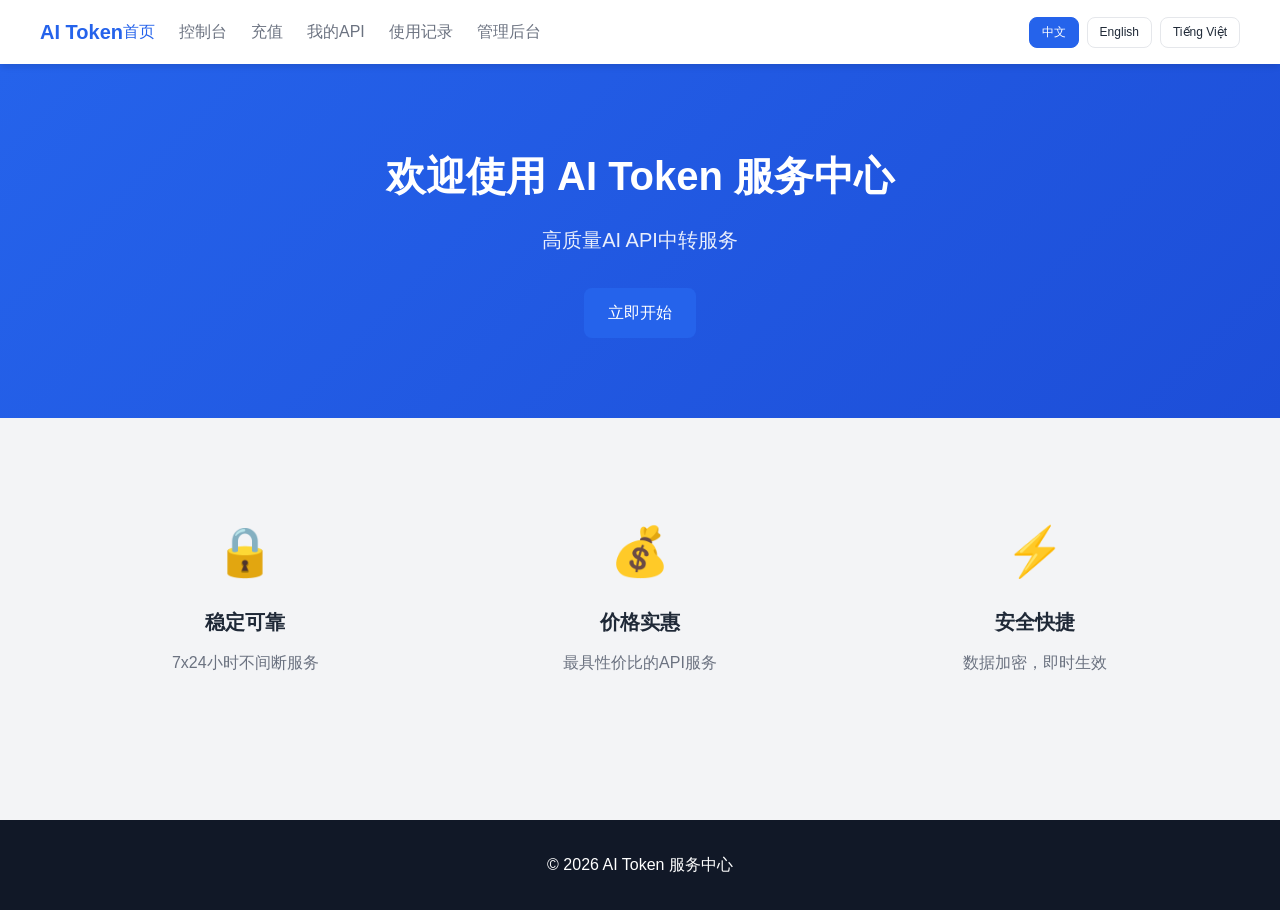
<file: index.html>
<!DOCTYPE html>
<html lang="zh">
<head>
    <meta charset="UTF-8">
    <meta name="viewport" content="width=device-width, initial-scale=1.0">
    <title>AI Token 服务中心</title>
    <link rel="stylesheet" href="style.css">
</head>
<body>
    <!-- 导航栏 -->
    <nav class="navbar">
        <div class="navbar-content">
            <a href="#" class="navbar-brand">AI Token</a>
            <ul class="navbar-menu">
                <li><a href="#" data-page="home" class="active" data-i18n="nav_home">首页</a></li>
                <li><a href="#" data-page="dashboard" data-i18n="nav_dashboard">控制台</a></li>
                <li><a href="#" data-page="recharge" data-i18n="nav_recharge">充值</a></li>
                <li><a href="#" data-page="api" data-i18n="nav_api">我的API</a></li>
                <li><a href="#" data-page="history" data-i18n="nav_history">使用记录</a></li>
                <li><a href="#" data-page="admin" data-i18n="nav_admin">管理后台</a></li>
            </ul>
            <!-- 语言切换 -->
            <div class="lang-switcher">
                <button class="lang-btn active" data-lang="zh">中文</button>
                <button class="lang-btn" data-lang="en">English</button>
                <button class="lang-btn" data-lang="vi">Tiếng Việt</button>
            </div>
        </div>
    </nav>

    <!-- 主内容区域 -->
    <main id="app">
        <!-- 首页 -->
        <div id="page-home" class="page active">
            <div class="hero">
                <h1 class="hero-title" data-i18n="home_title">欢迎使用 AI Token 服务中心</h1>
                <p class="hero-subtitle" data-i18n="home_subtitle">高质量AI API中转服务</p>
                <a href="#" class="btn btn-primary" onclick="showPage('register')" data-i18n="get_started">立即开始</a>
            </div>
            <div class="features">
                <div class="feature-card">
                    <div class="feature-icon">🔒</div>
                    <h3 class="feature-title" data-i18n="home_feature1_title">稳定可靠</h3>
                    <p class="feature-desc" data-i18n="home_feature1_desc">7x24小时不间断服务</p>
                </div>
                <div class="feature-card">
                    <div class="feature-icon">💰</div>
                    <h3 class="feature-title" data-i18n="home_feature2_title">价格实惠</h3>
                    <p class="feature-desc" data-i18n="home_feature2_desc">最具性价比的API服务</p>
                </div>
                <div class="feature-card">
                    <div class="feature-icon">⚡</div>
                    <h3 class="feature-title" data-i18n="home_feature3_title">安全快捷</h3>
                    <p class="feature-desc" data-i18n="home_feature3_desc">数据加密，即时生效</p>
                </div>
            </div>
        </div>

        <!-- 登录页面 -->
        <div id="page-login" class="page" style="display:none;">
            <div class="auth-container">
                <div class="auth-card">
                    <h2 class="auth-title" data-i18n="login_title">用户登录</h2>
                    <form id="loginForm">
                        <div class="form-group">
                            <label class="form-label" data-i18n="email">邮箱</label>
                            <input type="email" class="form-input" id="loginEmail" required>
                        </div>
                        <div class="form-group">
                            <label class="form-label" data-i18n="password">密码</label>
                            <input type="password" class="form-input" id="loginPassword" required>
                        </div>
                        <button type="submit" class="btn btn-primary btn-block" data-i18n="login_button">登录</button>
                    </form>
                    <p class="auth-link">
                        <span data-i18n="no_account">没有账号？</span>
                        <a href="#" onclick="showPage('register')" data-i18n="go_register">立即注册</a>
                    </p>
                </div>
            </div>
        </div>

        <!-- 注册页面 -->
        <div id="page-register" class="page" style="display:none;">
            <div class="auth-container">
                <div class="auth-card">
                    <h2 class="auth-title" data-i18n="register_title">用户注册</h2>
                    <form id="registerForm">
                        <div class="form-group">
                            <label class="form-label" data-i18n="username">用户名</label>
                            <input type="text" class="form-input" id="regUsername" required>
                        </div>
                        <div class="form-group">
                            <label class="form-label" data-i18n="email">邮箱</label>
                            <input type="email" class="form-input" id="regEmail" required>
                        </div>
                        <div class="form-group">
                            <label class="form-label" data-i18n="password">密码</label>
                            <input type="password" class="form-input" id="regPassword" required minlength="6">
                        </div>
                        <div class="form-group">
                            <label class="form-label" data-i18n="confirm_password">确认密码</label>
                            <input type="password" class="form-input" id="regConfirmPassword" required>
                        </div>
                        <button type="submit" class="btn btn-primary btn-block" data-i18n="register_button">注册</button>
                    </form>
                    <p class="auth-link">
                        <span data-i18n="has_account">已有账号？</span>
                        <a href="#" onclick="showPage('login')" data-i18n="go_login">立即登录</a>
                    </p>
                </div>
            </div>
        </div>

        <!-- 控制台页面 -->
        <div id="page-dashboard" class="page" style="display:none;">
            <div class="container">
                <h2 class="card-header" data-i18n="dashboard_title">我的控制台</h2>
                <div class="stats-grid">
                    <div class="stat-card">
                        <div class="stat-value" id="balanceValue">0</div>
                        <div class="stat-label"><span data-i18n="balance">账户余额</span> (<span data-i18n="unit_yuan">元</span>)</div>
                    </div>
                    <div class="stat-card">
                        <div class="stat-value" id="todayUsage">0</div>
                        <div class="stat-label"><span data-i18n="today_usage">今日使用量</span></div>
                    </div>
                    <div class="stat-card">
                        <div class="stat-value" id="monthUsage">0</div>
                        <div class="stat-label"><span data-i18n="month_usage">本月使用量</span></div>
                    </div>
                    <div class="stat-card">
                        <div class="stat-value" id="totalUsage">0</div>
                        <div class="stat-label"><span data-i18n="total_usage">总使用量</span></div>
                    </div>
                </div>

                <!-- 分配的API Key -->
                <div class="card">
                    <h3 style="margin-bottom: 16px;">我的 API Key</h3>
                    <div id="assignedApiKeyDisplay">
                        <p style="color:var(--text-secondary);">暂未分配API Key，请联系管理员</p>
                    </div>
                </div>
            </div>
        </div>

        <!-- 充值页面 -->
        <div id="page-recharge" class="page" style="display:none;">
            <div class="container">
                <h2 class="card-header" data-i18n="recharge_title">账户充值</h2>
                <div class="card">
                    <h3 style="margin-bottom: 16px;" data-i18n="recharge_amount">充值金额</h3>
                    <div class="recharge-options">
                        <div class="recharge-option" data-amount="10">
                            <div class="recharge-amount">¥10</div>
                            <div class="recharge-unit" data-i18n="unit_yuan">元</div>
                        </div>
                        <div class="recharge-option selected" data-amount="50">
                            <div class="recharge-amount">¥50</div>
                            <div class="recharge-unit" data-i18n="unit_yuan">元</div>
                        </div>
                        <div class="recharge-option" data-amount="100">
                            <div class="recharge-amount">¥100</div>
                            <div class="recharge-unit" data-i18n="unit_yuan">元</div>
                        </div>
                    </div>
                    <!-- 当前选中金额提示 -->
                    <div id="selectedAmountDisplay" style="text-align:center;padding:12px;background:#f0f9ff;border-radius:8px;margin-bottom:16px;font-size:18px;color:#0369a1;">
                        <span data-i18n="recharge_selected">已选择金额：</span><strong id="selectedAmountText">¥50</strong>
                    </div>

                    <h3 style="margin-bottom: 16px;" data-i18n="recharge_info">请将金额转入以下账户</h3>

                    <!-- 银行卡信息 + 二维码并排显示 -->
                    <div class="payment-layout">
                        <div class="payment-info">
                            <div class="payment-info-row">
                                <span class="payment-info-label" data-i18n="recharge_bank_name">银行名称</span>
                                <span class="payment-info-value" id="bankName">工商银行</span>
                            </div>
                            <div class="payment-info-row">
                                <span class="payment-info-label" data-i18n="recharge_account">银行卡号</span>
                                <span class="payment-info-value" id="bankAccount">6222 0000 0000 0000</span>
                            </div>
                            <div class="payment-info-row">
                                <span class="payment-info-label" data-i18n="recharge_account_name">账户姓名</span>
                                <span class="payment-info-value" id="accountName">黄刚</span>
                            </div>
                            <div class="payment-info-row">
                                <span class="payment-info-label">SWIFT Code</span>
                                <span class="payment-info-value" id="swiftCode">ICBKCNBJFSN</span>
                            </div>
                            <div class="payment-info-row">
                                <span class="payment-info-label" data-i18n="recharge_branch">开户支行</span>
                                <span class="payment-info-value" id="bankBranch">请咨询银行</span>
                            </div>
                        </div>

                        <!-- 银行卡收款二维码 -->
                        <div class="payment-qr-section">
                            <div class="qr-label" data-i18n="recharge_qr_label">扫码支付</div>
                            <div class="qr-code-box" id="bankQRCode">
                                <!-- 二维码将通过 JS 动态生成 -->
                            </div>
                            <div class="qr-hint" data-i18n="recharge_qr_hint">打开银行APP扫码支付</div>
                        </div>
                    </div>

                    <div class="form-group">
                        <label class="form-label" data-i18n="recharge_upload">上传转账凭证</label>
                        <div class="file-upload" onclick="document.getElementById('proofFile').click()">
                            <div class="file-upload-icon">📁</div>
                            <p data-i18n="recharge_upload">点击上传文件</p>
                            <input type="file" id="proofFile" accept="image/*" style="display:none;">
                        </div>
                        <p id="fileName" style="margin-top: 8px; color: var(--text-secondary);"></p>
                    </div>

                    <button class="btn btn-primary btn-block" onclick="submitRecharge()" data-i18n="recharge_submit">提交充值申请</button>
                </div>
            </div>
        </div>

        <!-- API管理页面 -->
        <div id="page-api" class="page" style="display:none;">
            <div class="container">
                <h2 class="card-header" data-i18n="api_title">我的API密钥</h2>
                <div class="alert alert-warning">
                    <span data-i18n="api_warning">请妥善保管你的API密钥，不要泄露给他人</span>
                </div>
                <button class="btn btn-primary" onclick="createApiKey()" style="margin-bottom: 20px;" data-i18n="api_create">创建新密钥</button>
                <div class="api-list" id="apiKeyList">
                    <!-- API密钥将在这里动态生成 -->
                </div>
            </div>
        </div>

        <!-- 使用记录页面 -->
        <div id="page-history" class="page" style="display:none;">
            <div class="container">
                <h2 class="card-header" data-i18n="history_title">使用记录</h2>
                <!-- 余额预警提示 -->
                <div id="balanceWarning" class="alert alert-danger" style="display:none;">
                    <span data-i18n="msg_balance_warning">余额不足，请及时充值</span>
                </div>
                <!-- 余额显示 -->
                <div class="card" style="margin-bottom:16px;">
                    <div style="display:flex;justify-content:space-between;align-items:center;">
                        <span style="font-size:16px;" data-i18n="balance">账户余额</span>
                        <span id="historyBalance" style="font-size:24px;font-weight:bold;color:var(--primary-color);">¥0</span>
                    </div>
                </div>
                <div class="card">
                    <div class="table-container">
                        <table>
                            <thead>
                                <tr>
                                    <th data-i18n="history_date">日期</th>
                                    <th data-i18n="history_model">模型</th>
                                    <th data-i18n="history_api">API密钥</th>
                                    <th data-i18n="history_input_hit">输入(缓存命中)</th>
                                    <th data-i18n="history_input_miss">输入(缓存未命中)</th>
                                    <th data-i18n="history_output">输出</th>
                                    <th data-i18n="history_cost">费用</th>
                                </tr>
                            </thead>
                            <tbody id="historyTable">
                                <!-- 使用记录将在这里动态生成 -->
                            </tbody>
                        </table>
                    </div>
                </div>
            </div>
        </div>

        <!-- 管理后台页面 -->
        <div id="page-admin" class="page" style="display:none;">
            <div class="container">
                <h2 class="card-header" data-i18n="admin_title">管理后台</h2>
                <div class="stats-grid">
                    <div class="stat-card" style="cursor:pointer;" onclick="showCustomerDetails()" title="点击查看客户详情">
                        <div class="stat-value" id="adminUserCount">50</div>
                        <div class="stat-label" data-i18n="admin_user_count">用户总数</div>
                        <div style="font-size:12px;color:var(--text-secondary);margin-top:4px;">点击查看详细</div>
                    </div>
                    <div class="stat-card">
                        <div class="stat-value" id="adminTotalRecharge">0</div>
                        <div class="stat-label" data-i18n="admin_total_recharge">总充值金额</div>
                    </div>
                    <div class="stat-card">
                        <div class="stat-value" id="adminPendingRecharge">0</div>
                        <div class="stat-label" data-i18n="admin_pending_recharge">待确认充值</div>
                    </div>
                    <div class="stat-card">
                        <div class="stat-value" id="adminTotalUsage">0</div>
                        <div class="stat-label" data-i18n="admin_total_usage">总用量</div>
                    </div>
                </div>

                <!-- 录入用量 -->
                <div class="card">
                    <h3 style="margin-bottom: 16px;" data-i18n="admin_record_usage">录入用量</h3>
                    <div class="form-row">
                        <div class="form-group" style="flex:1;">
                            <label class="form-label" data-i18n="admin_select_user">选择客户</label>
                            <select class="form-input" id="usageUserSelect">
                                <option value="">-- 选择客户 --</option>
                            </select>
                        </div>
                        <div class="form-group" style="flex:1;">
                            <label class="form-label" data-i18n="admin_select_model">选择模型</label>
                            <select class="form-input" id="usageModelSelect">
                                <option value="v4-flash">deepseek-v4-flash</option>
                                <option value="v4-pro">deepseek-v4-pro</option>
                            </select>
                        </div>
                    </div>
                    <div class="form-row">
                        <div class="form-group" style="flex:1;">
                            <label class="form-label">API Key</label>
                            <input type="text" class="form-input" id="usageApiKey" placeholder="输入使用的API Key">
                        </div>
                    </div>
                    <div class="form-row">
                        <div class="form-group" style="flex:1;">
                            <label class="form-label" data-i18n="admin_input_cache_hit">输入Token(缓存命中)</label>
                            <input type="number" class="form-input" id="usageInputHit" value="0" min="0">
                        </div>
                        <div class="form-group" style="flex:1;">
                            <label class="form-label" data-i18n="admin_input_cache_miss">输入Token(缓存未命中)</label>
                            <input type="number" class="form-input" id="usageInputMiss" value="0" min="0">
                        </div>
                        <div class="form-group" style="flex:1;">
                            <label class="form-label" data-i18n="admin_output_tokens">输出Token</label>
                            <input type="number" class="form-input" id="usageOutput" value="0" min="0">
                        </div>
                    </div>
                    <!-- 费用预览 -->
                    <div id="usageCostPreview" style="padding:16px;background:#f0f9ff;border-radius:8px;margin-bottom:16px;display:none;">
                        <div style="display:flex;justify-content:space-between;margin-bottom:8px;">
                            <span data-i18n="history_input_hit">输入(缓存命中):</span>
                            <span id="costInputHit">0元</span>
                        </div>
                        <div style="display:flex;justify-content:space-between;margin-bottom:8px;">
                            <span data-i18n="history_input_miss">输入(缓存未命中):</span>
                            <span id="costInputMiss">0元</span>
                        </div>
                        <div style="display:flex;justify-content:space-between;margin-bottom:8px;">
                            <span data-i18n="history_output">输出:</span>
                            <span id="costOutput">0元</span>
                        </div>
                        <div style="display:flex;justify-content:space-between;font-weight:bold;border-top:1px solid #e5e7eb;padding-top:8px;">
                            <span data-i18n="history_cost">总计费用:</span>
                            <span id="costTotal" style="color:#ef4444;">0元</span>
                        </div>
                    </div>
                    <div style="display:flex;gap:12px;">
                        <button class="btn btn-secondary" onclick="calculateUsageCost()" data-i18n="admin_calculate_cost">计算费用</button>
                        <button class="btn btn-primary" onclick="submitUsageRecord()" data-i18n="admin_submit_usage">提交用量</button>
                    </div>
                </div>

                <!-- 客户管理 -->
                <div class="card">
                    <h3 style="margin-bottom: 16px;" data-i18n="admin_customer_management">客户管理</h3>
                    <div class="table-container">
                        <table>
                            <thead>
                                <tr>
                                    <th>用户</th>
                                    <th>邮箱</th>
                                    <th data-i18n="balance">余额</th>
                                    <th data-i18n="admin_total_usage">总用量</th>
                                    <th data-i18n="admin_balance_warning">余额预警阈值</th>
                                    <th>操作</th>
                                </tr>
                            </thead>
                            <tbody id="adminCustomerTable">
                                <!-- 客户列表将在这里动态生成 -->
                            </tbody>
                        </table>
                    </div>
                </div>

                <!-- API Key管理 -->
                <div class="card">
                    <h3 style="margin-bottom: 16px;">API Key 管理</h3>
                    <p style="color:var(--text-secondary);margin-bottom:16px;">添加你的 API Key，然后分配给客户使用</p>
                    
                    <!-- 添加主Key -->
                    <div style="display:flex;gap:12px;margin-bottom:16px;">
                        <input type="text" class="form-input" id="masterKeyName" placeholder="Key名称（如：主账号Key）" style="flex:1;">
                        <input type="text" class="form-input" id="masterKeyValue" placeholder="输入 API Key (sk-...)" style="flex:2;">
                        <button class="btn btn-primary" onclick="addMasterApiKey()">添加Key</button>
                    </div>
                    
                    <!-- 主Key列表 -->
                    <div class="table-container">
                        <table>
                            <thead>
                                <tr>
                                    <th>Key名称</th>
                                    <th>API Key</th>
                                    <th>状态</th>
                                    <th>已分配给</th>
                                    <th>操作</th>
                                </tr>
                            </thead>
                            <tbody id="masterKeyTable">
                                <!-- 主Key列表将在这里动态生成 -->
                            </tbody>
                        </table>
                    </div>
                </div>

                <!-- 充值管理 -->
                <div class="card">
                    <h3 style="margin-bottom: 16px;" data-i18n="admin_recharges">充值管理</h3>
                    <div class="table-container">
                        <table>
                            <thead>
                                <tr>
                                    <th>用户</th>
                                    <th data-i18n="recharge_amount">金额</th>
                                    <th>时间</th>
                                    <th>凭证</th>
                                    <th data-i18n="history_status">状态</th>
                                    <th>操作</th>
                                </tr>
                            </thead>
                            <tbody id="adminRechargeTable">
                                <!-- 充值记录将在这里动态生成 -->
                            </tbody>
                        </table>
                    </div>
                </div>

                <!-- 用量记录管理 -->
                <div class="card">
                    <h3 style="margin-bottom: 16px;">用量记录</h3>
                    <div class="table-container">
                        <table>
                            <thead>
                                <tr>
                                    <th>用户</th>
                                    <th data-i18n="history_model">模型</th>
                                    <th data-i18n="history_input_hit">输入(缓存命中)</th>
                                    <th data-i18n="history_input_miss">输入(缓存未命中)</th>
                                    <th data-i18n="history_output">输出</th>
                                    <th data-i18n="history_cost">费用</th>
                                    <th>时间</th>
                                </tr>
                            </thead>
                            <tbody id="adminUsageTable">
                                <!-- 用量记录将在这里动态生成 -->
                            </tbody>
                        </table>
                    </div>
                </div>
            </div>
        </div>
    </main>

    <!-- 页脚 -->
    <footer class="footer">
        <div class="footer-content">
            <p data-i18n="footer_copyright">© 2026 AI Token 服务中心</p>
        </div>
    </footer>

    <script src="config.js?v=18"></script>
    <script src="i18n.js?v=18"></script>
    <script src="supabase.min.js?v=18"></script>
    <script src="qrcode.min.js?v=18"></script>
    <script src="app.js?v=18"></script>
</body>
</html>
</file>
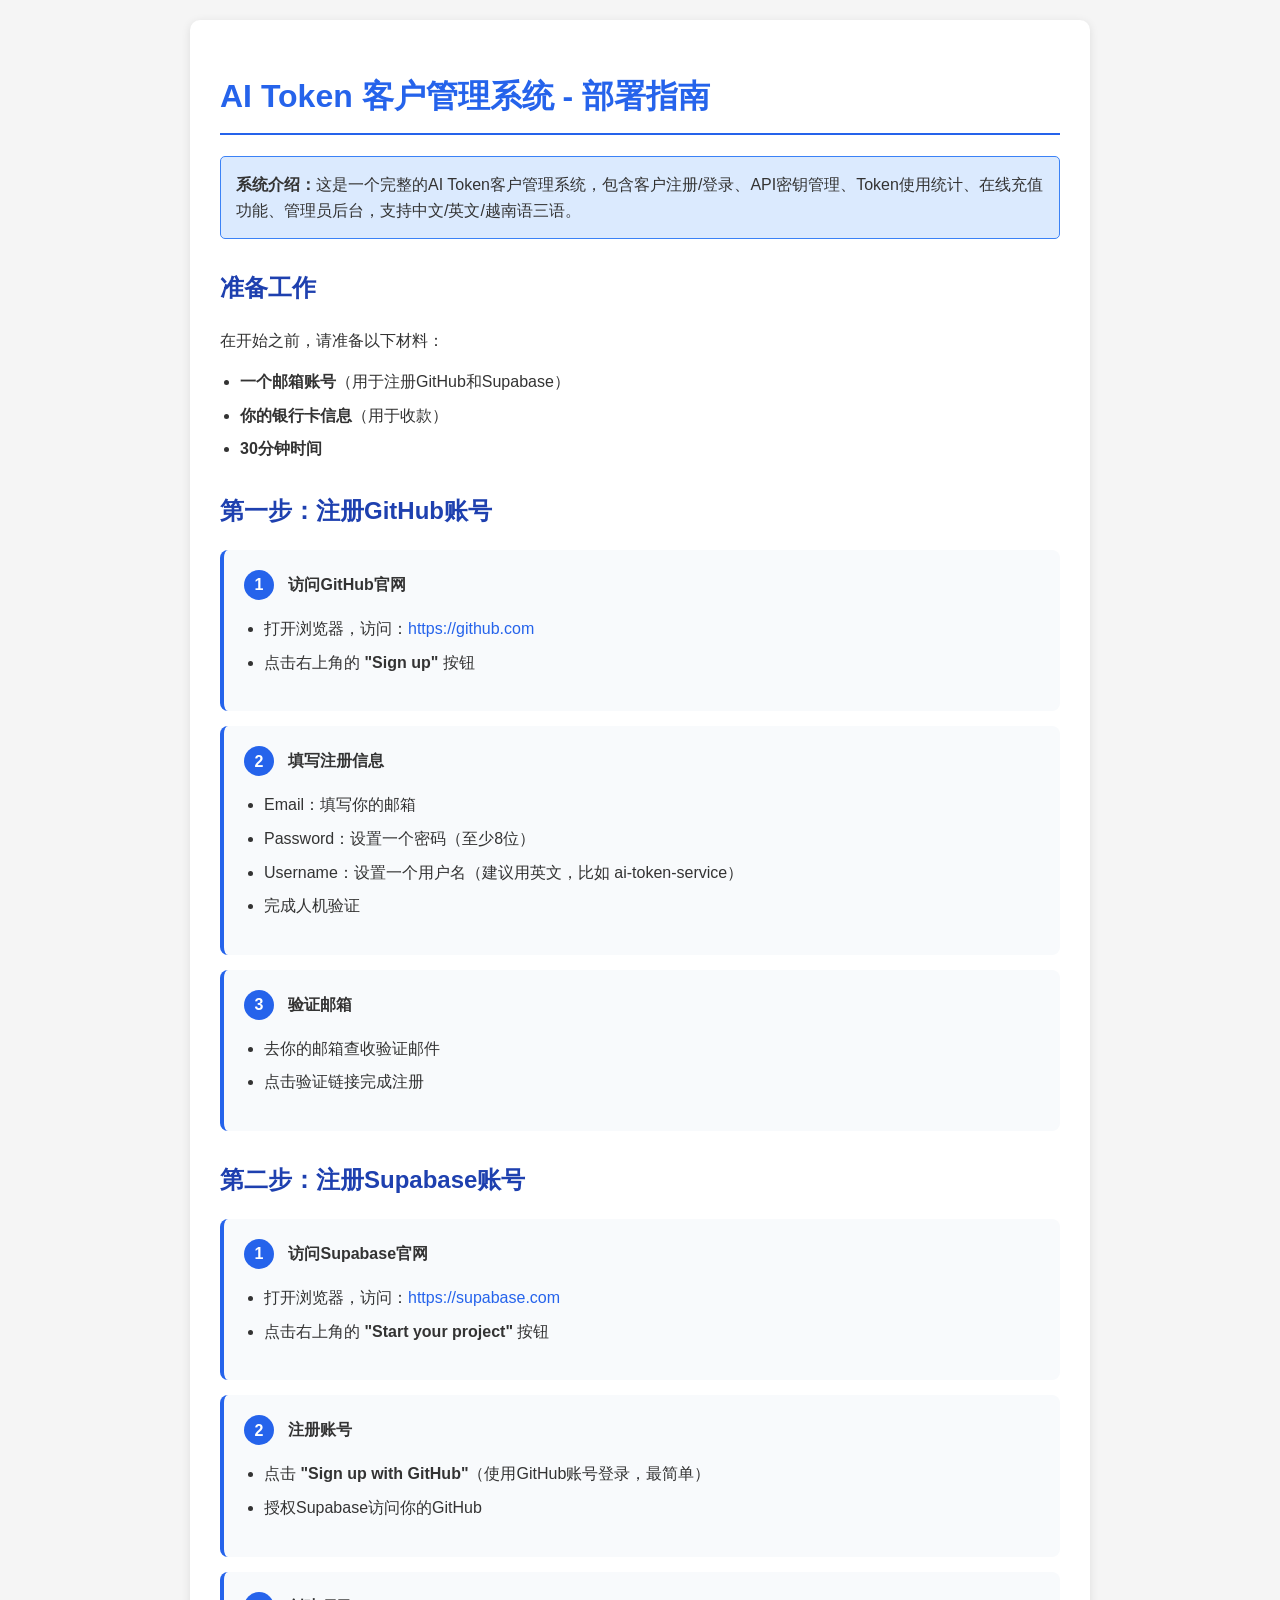
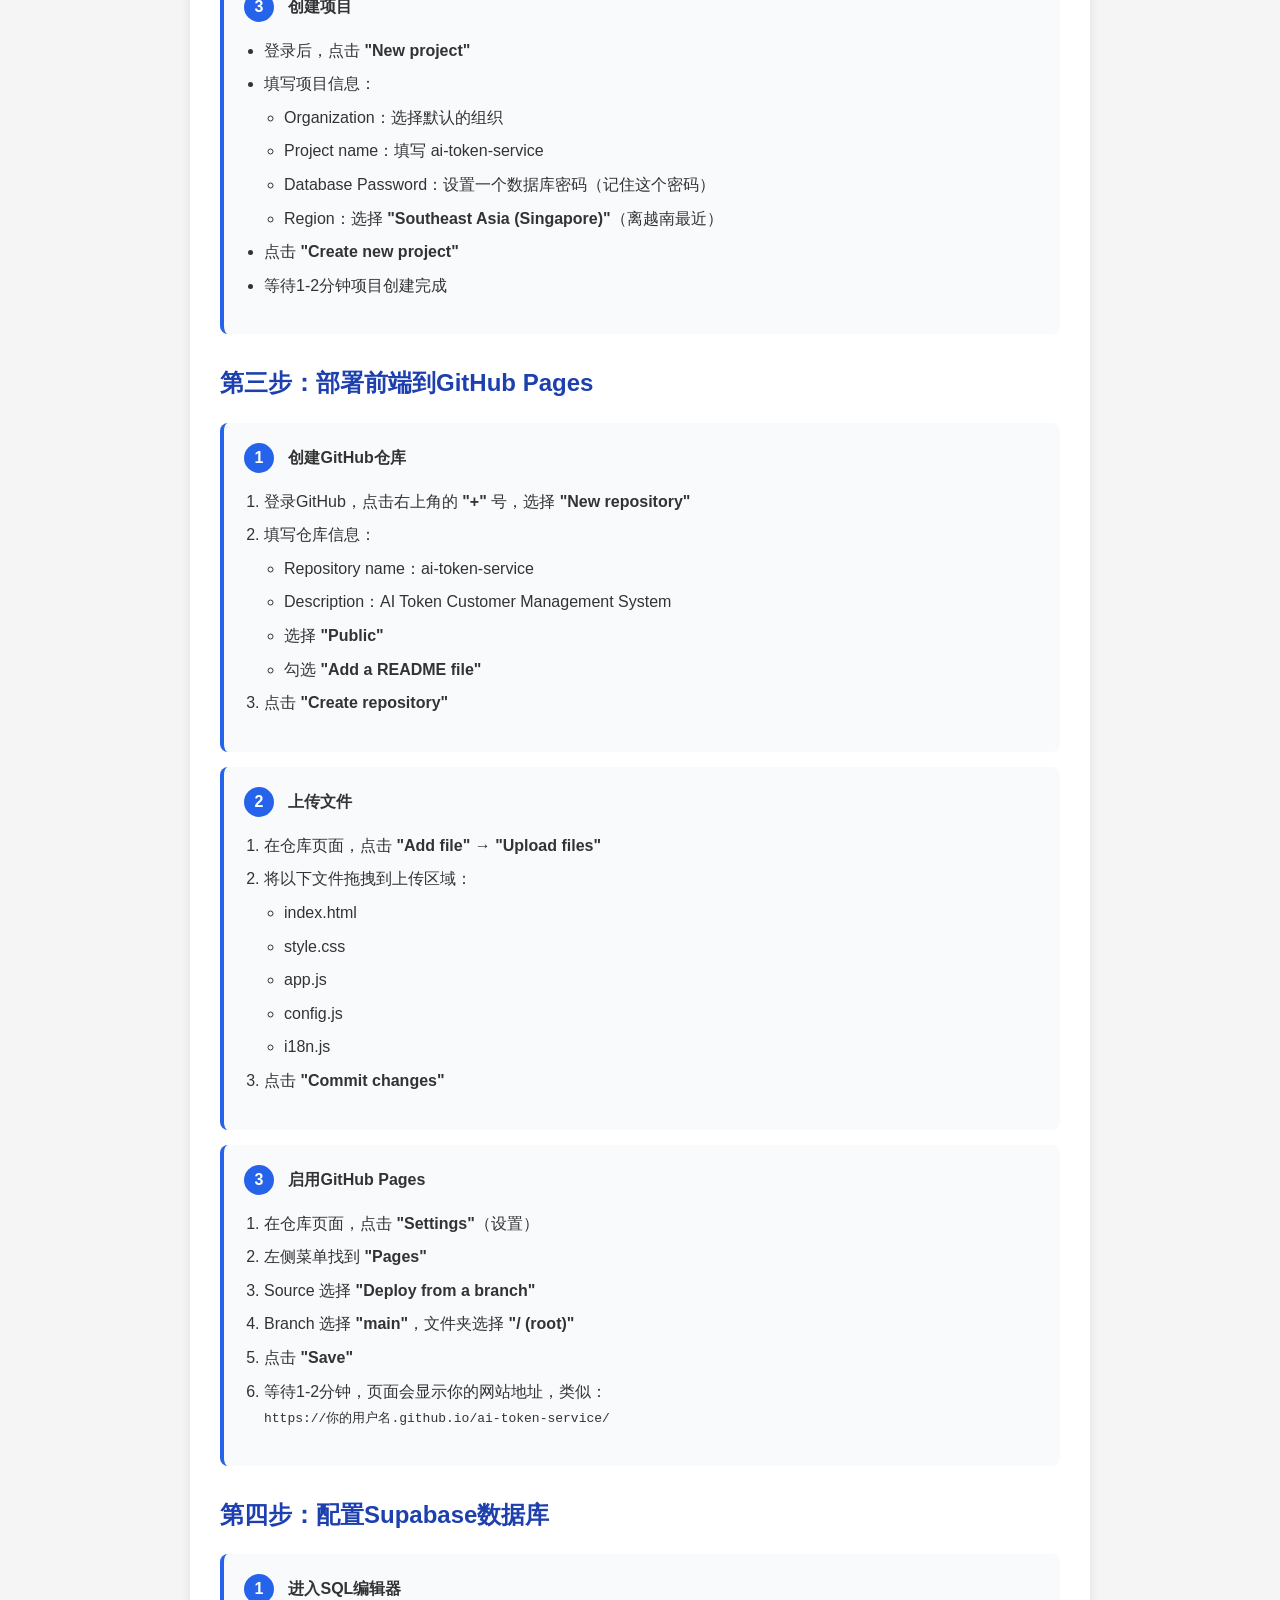
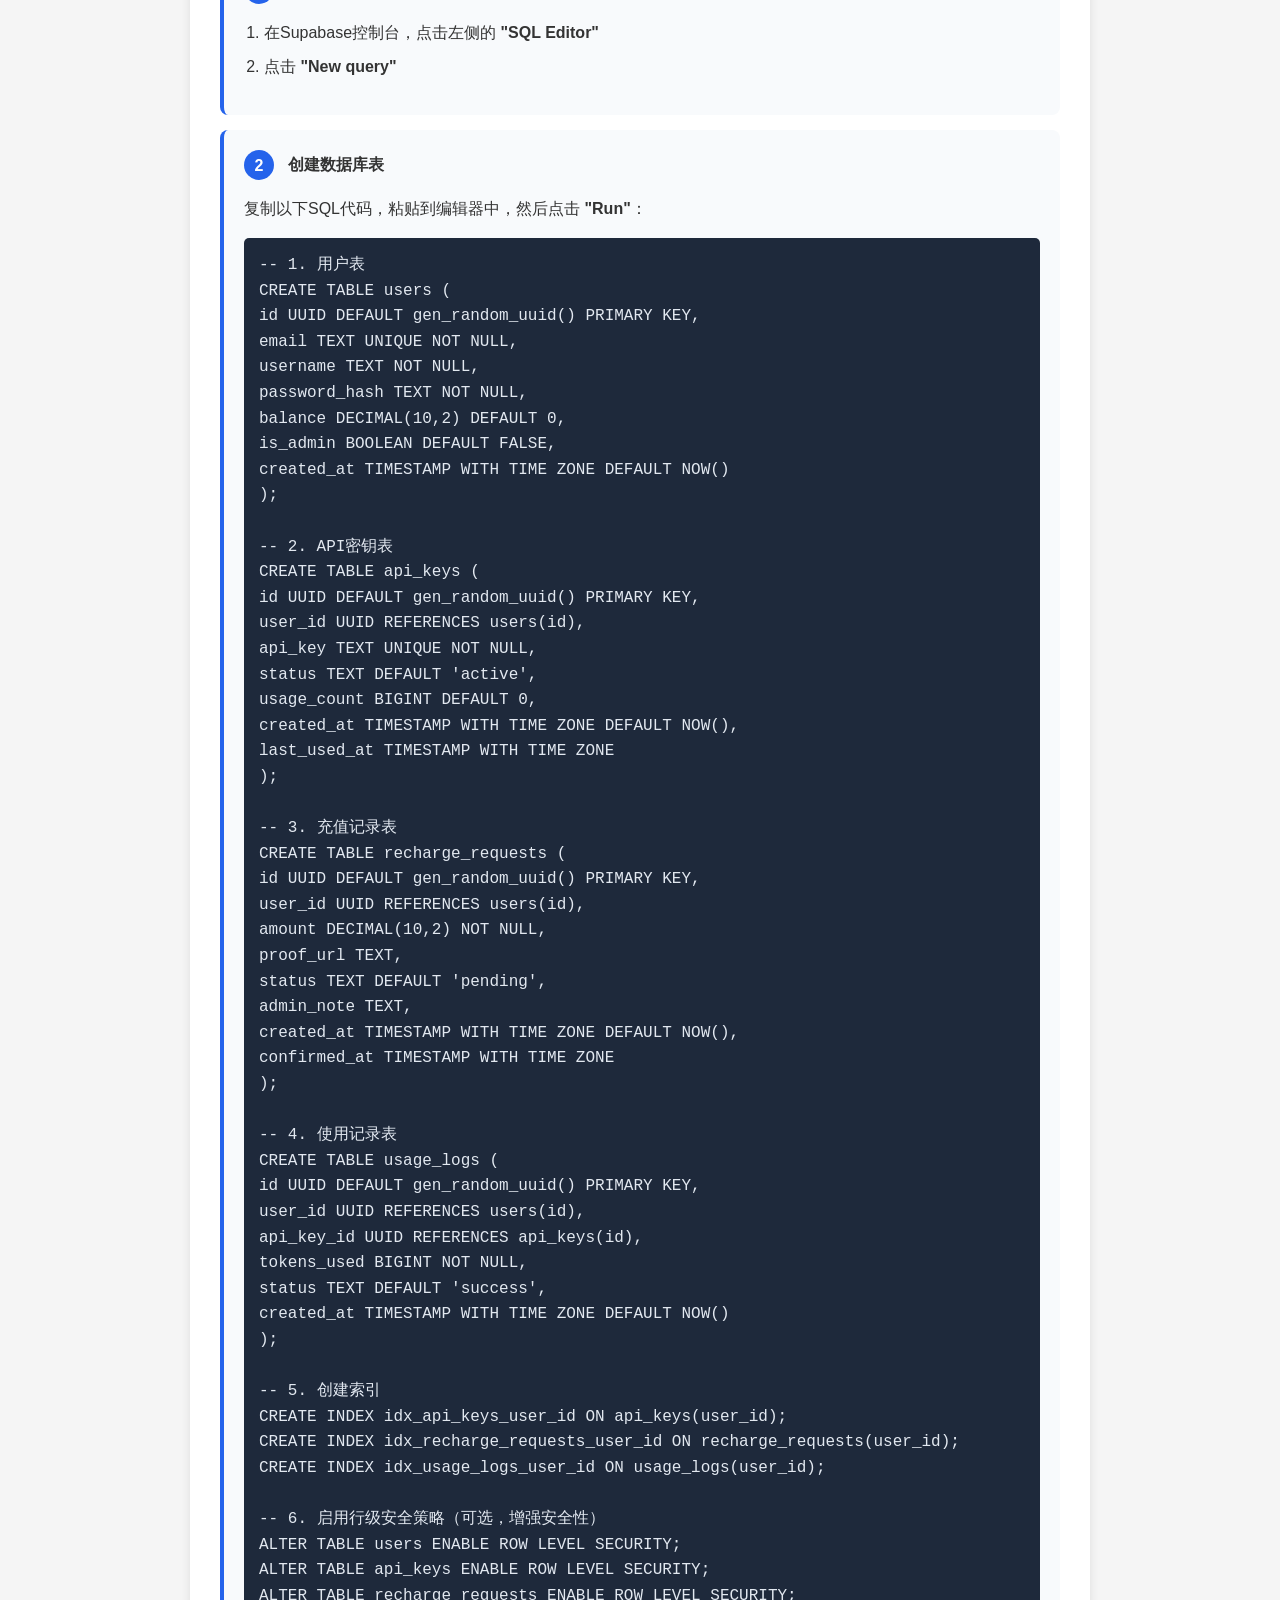
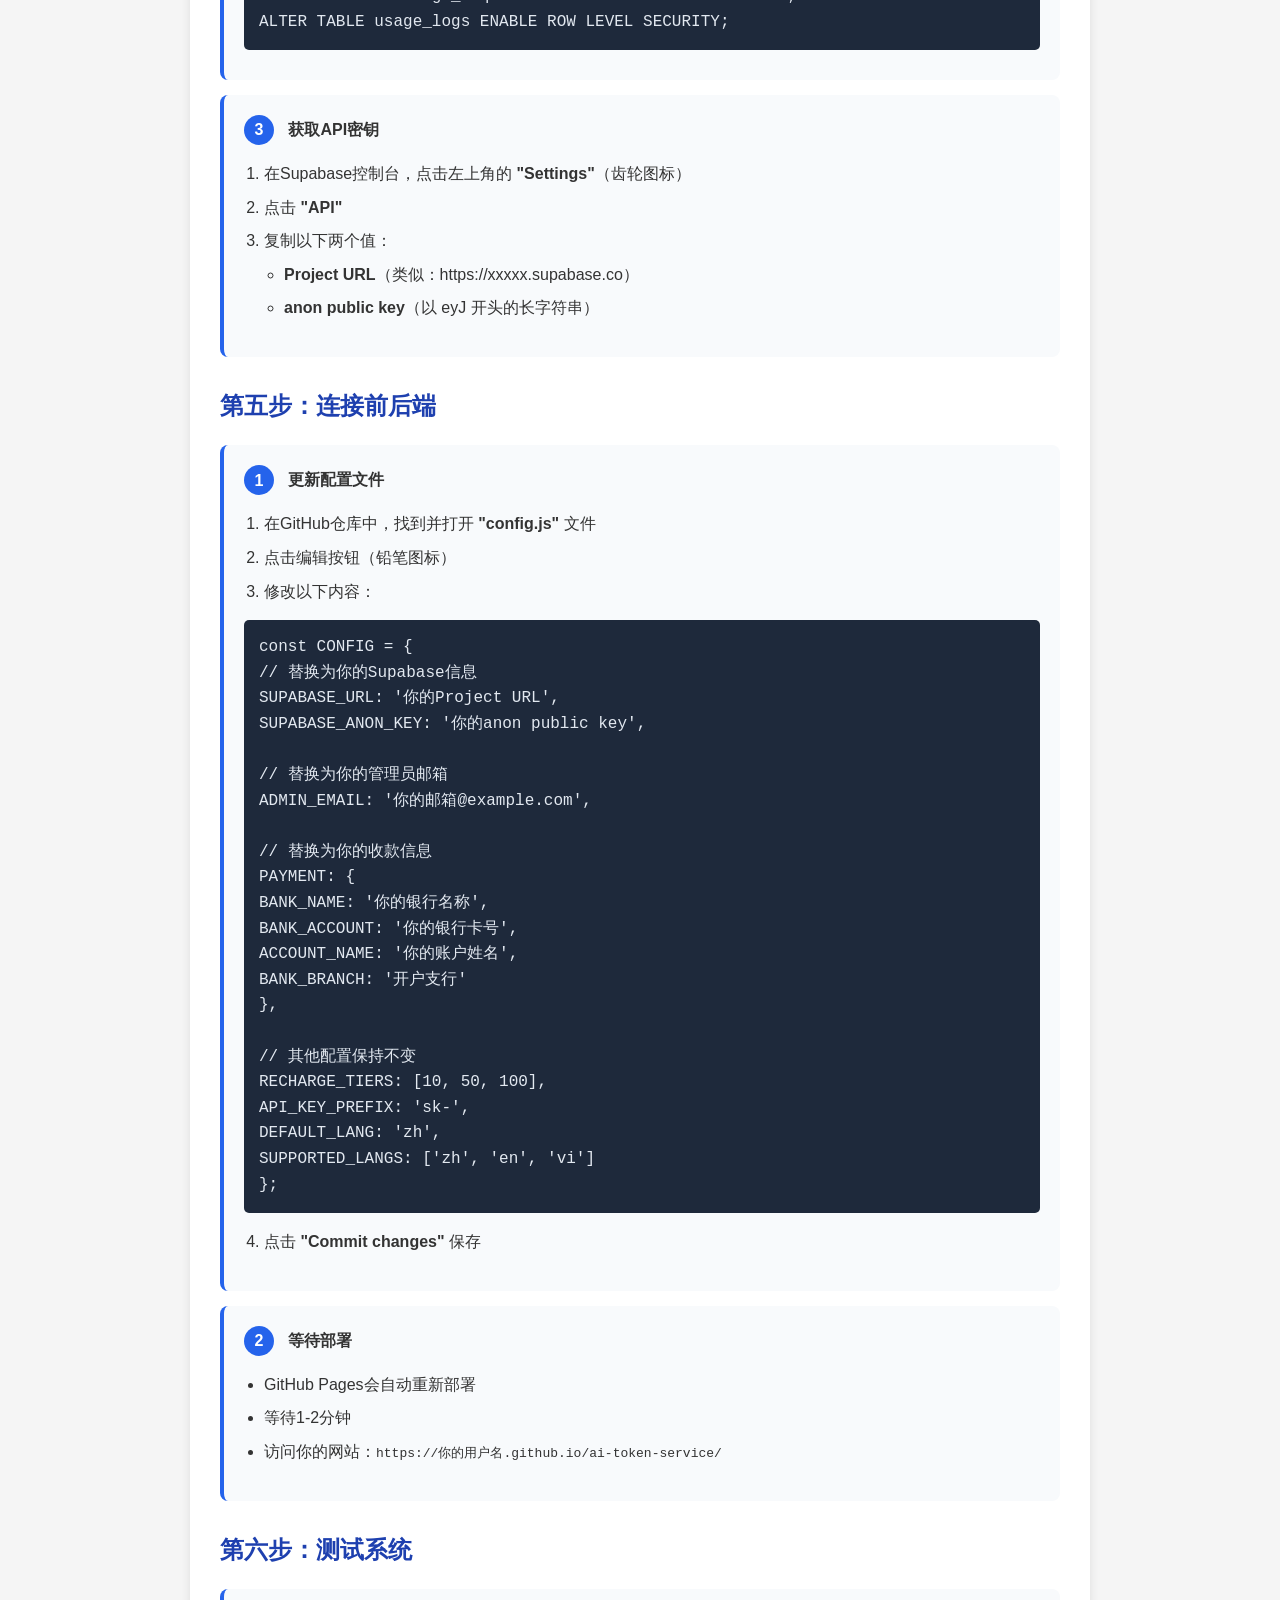
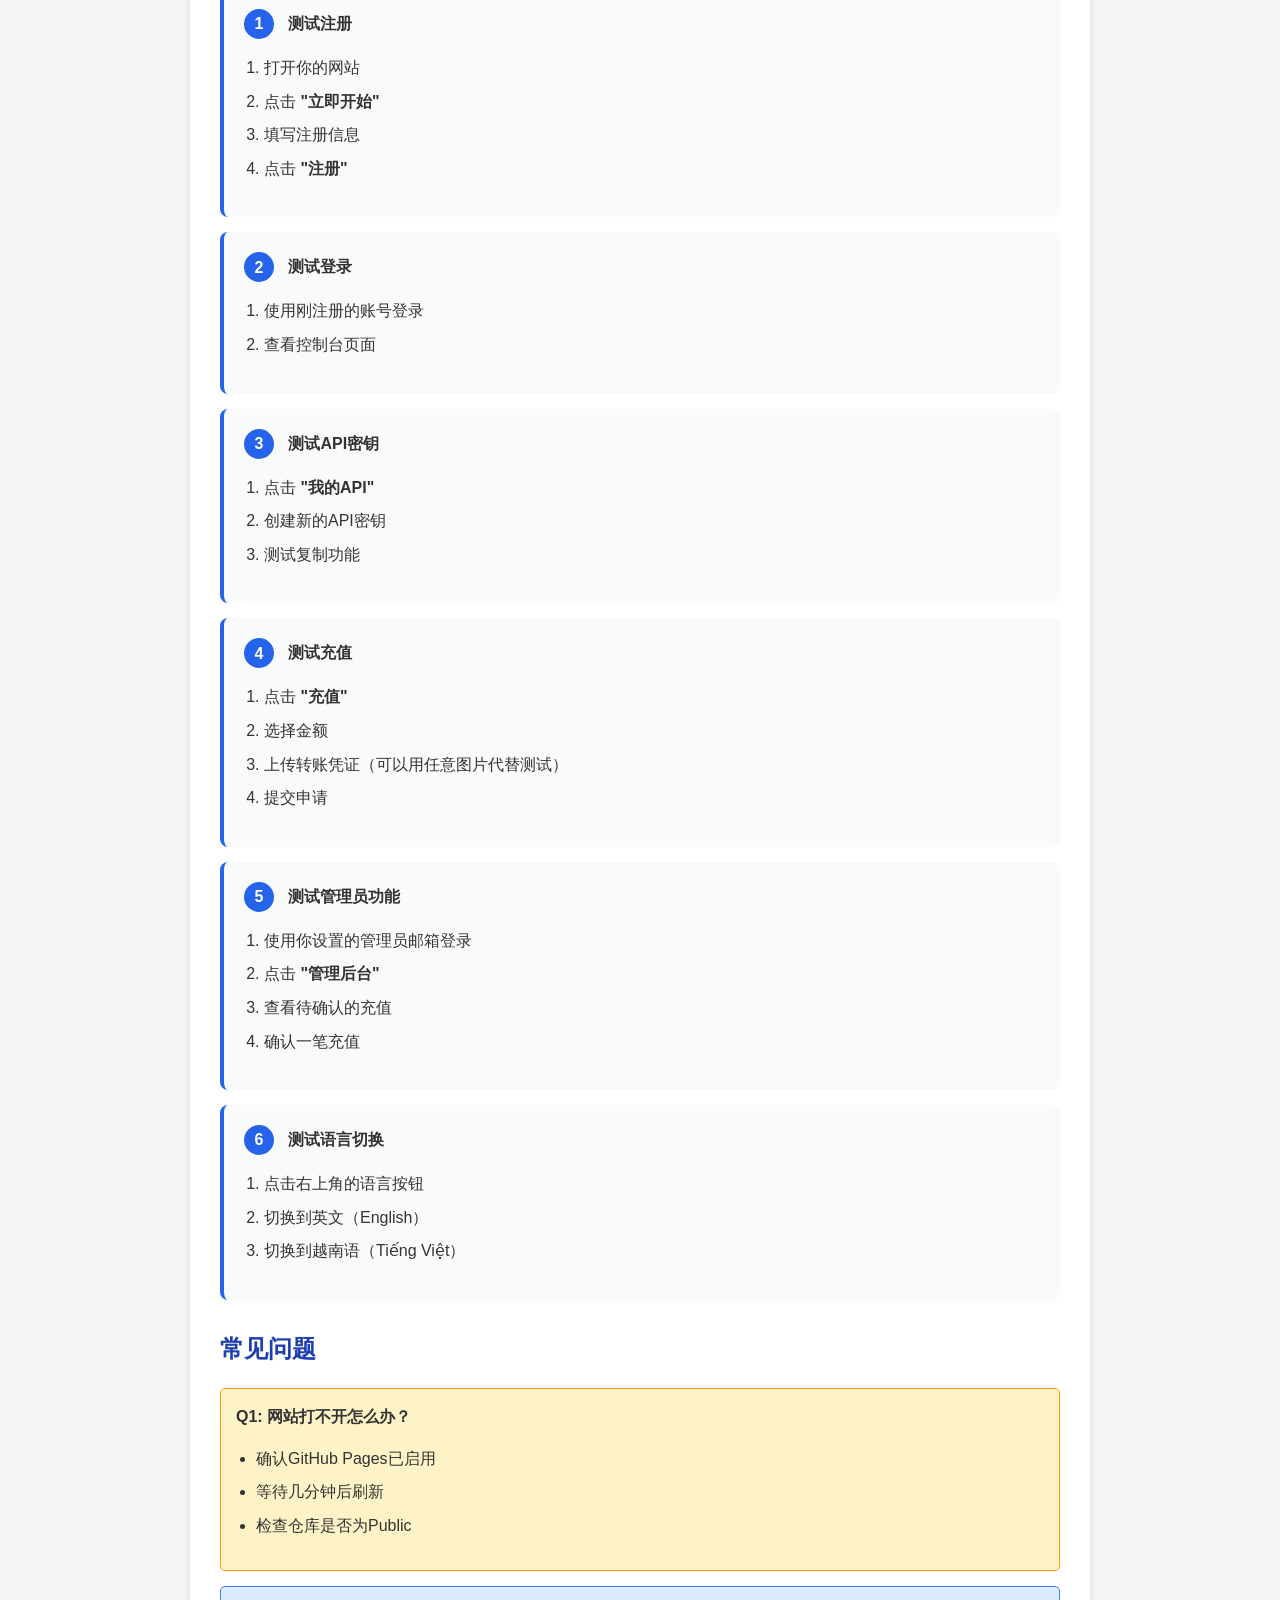
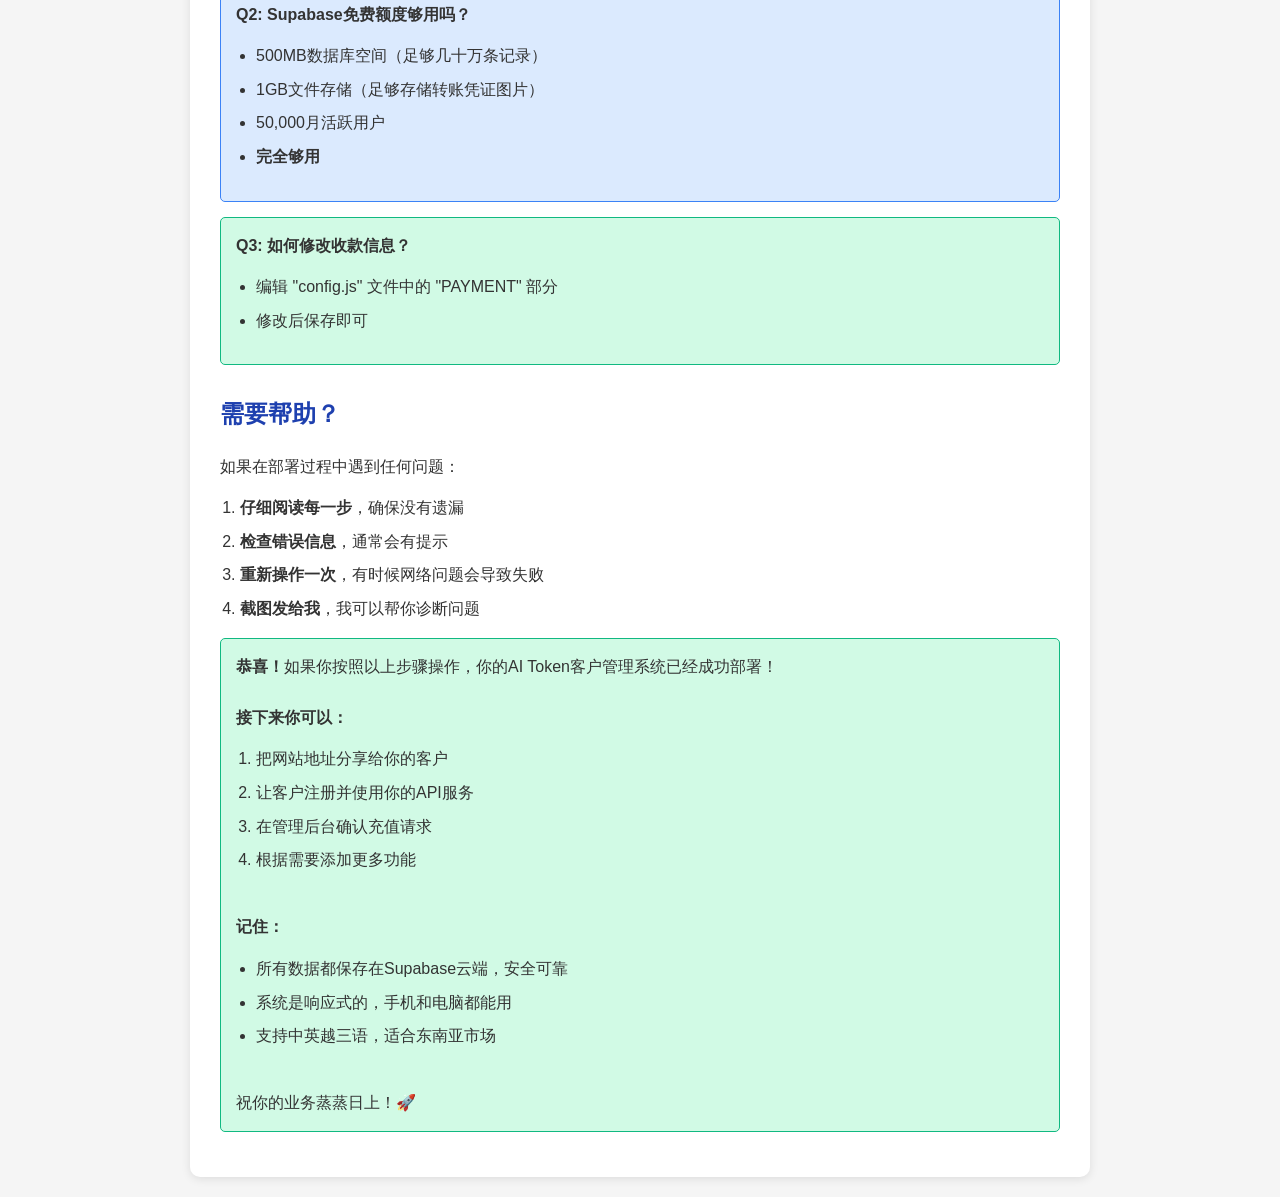
<file: 部署指南.html>
<!DOCTYPE html>
<html lang="zh">
<head>
    <meta charset="UTF-8">
    <meta name="viewport" content="width=device-width, initial-scale=1.0">
    <title>AI Token 客户管理系统 - 部署指南</title>
    <style>
        body {
            font-family: -apple-system, BlinkMacSystemFont, 'Segoe UI', Roboto, 'Microsoft YaHei', sans-serif;
            line-height: 1.6;
            color: #333;
            max-width: 900px;
            margin: 0 auto;
            padding: 20px;
            background-color: #f5f5f5;
        }
        .container {
            background: white;
            padding: 30px;
            border-radius: 10px;
            box-shadow: 0 2px 10px rgba(0,0,0,0.1);
        }
        h1 {
            color: #2563eb;
            border-bottom: 2px solid #2563eb;
            padding-bottom: 10px;
        }
        h2 {
            color: #1e40af;
            margin-top: 30px;
        }
        h3 {
            color: #3b82f6;
        }
        .step {
            background: #f8fafc;
            padding: 20px;
            margin: 15px 0;
            border-radius: 8px;
            border-left: 4px solid #2563eb;
        }
        .step-number {
            background: #2563eb;
            color: white;
            width: 30px;
            height: 30px;
            border-radius: 50%;
            display: inline-flex;
            align-items: center;
            justify-content: center;
            font-weight: bold;
            margin-right: 10px;
        }
        .code {
            background: #1e293b;
            color: #e2e8f0;
            padding: 15px;
            border-radius: 5px;
            font-family: 'Consolas', 'Monaco', monospace;
            overflow-x: auto;
            margin: 10px 0;
        }
        .warning {
            background: #fef3c7;
            border: 1px solid #f59e0b;
            padding: 15px;
            border-radius: 5px;
            margin: 15px 0;
        }
        .success {
            background: #d1fae5;
            border: 1px solid #10b981;
            padding: 15px;
            border-radius: 5px;
            margin: 15px 0;
        }
        .info {
            background: #dbeafe;
            border: 1px solid #3b82f6;
            padding: 15px;
            border-radius: 5px;
            margin: 15px 0;
        }
        ul, ol {
            padding-left: 20px;
        }
        li {
            margin: 8px 0;
        }
        a {
            color: #2563eb;
            text-decoration: none;
        }
        a:hover {
            text-decoration: underline;
        }
        .button {
            display: inline-block;
            background: #2563eb;
            color: white;
            padding: 10px 20px;
            border-radius: 5px;
            text-decoration: none;
            margin: 5px;
        }
        .button:hover {
            background: #1d4ed8;
        }
    </style>
</head>
<body>
    <div class="container">
        <h1>AI Token 客户管理系统 - 部署指南</h1>
        
        <div class="info">
            <strong>系统介绍：</strong>这是一个完整的AI Token客户管理系统，包含客户注册/登录、API密钥管理、Token使用统计、在线充值功能、管理员后台，支持中文/英文/越南语三语。
        </div>
        
        <h2>准备工作</h2>
        <p>在开始之前，请准备以下材料：</p>
        <ul>
            <li><strong>一个邮箱账号</strong>（用于注册GitHub和Supabase）</li>
            <li><strong>你的银行卡信息</strong>（用于收款）</li>
            <li><strong>30分钟时间</strong></li>
        </ul>
        
        <h2>第一步：注册GitHub账号</h2>
        <div class="step">
            <span class="step-number">1</span>
            <strong>访问GitHub官网</strong>
            <ul>
                <li>打开浏览器，访问：<a href="https://github.com" target="_blank">https://github.com</a></li>
                <li>点击右上角的 <strong>"Sign up"</strong> 按钮</li>
            </ul>
        </div>
        
        <div class="step">
            <span class="step-number">2</span>
            <strong>填写注册信息</strong>
            <ul>
                <li>Email：填写你的邮箱</li>
                <li>Password：设置一个密码（至少8位）</li>
                <li>Username：设置一个用户名（建议用英文，比如 ai-token-service）</li>
                <li>完成人机验证</li>
            </ul>
        </div>
        
        <div class="step">
            <span class="step-number">3</span>
            <strong>验证邮箱</strong>
            <ul>
                <li>去你的邮箱查收验证邮件</li>
                <li>点击验证链接完成注册</li>
            </ul>
        </div>
        
        <h2>第二步：注册Supabase账号</h2>
        <div class="step">
            <span class="step-number">1</span>
            <strong>访问Supabase官网</strong>
            <ul>
                <li>打开浏览器，访问：<a href="https://supabase.com" target="_blank">https://supabase.com</a></li>
                <li>点击右上角的 <strong>"Start your project"</strong> 按钮</li>
            </ul>
        </div>
        
        <div class="step">
            <span class="step-number">2</span>
            <strong>注册账号</strong>
            <ul>
                <li>点击 <strong>"Sign up with GitHub"</strong>（使用GitHub账号登录，最简单）</li>
                <li>授权Supabase访问你的GitHub</li>
            </ul>
        </div>
        
        <div class="step">
            <span class="step-number">3</span>
            <strong>创建项目</strong>
            <ul>
                <li>登录后，点击 <strong>"New project"</strong></li>
                <li>填写项目信息：
                    <ul>
                        <li>Organization：选择默认的组织</li>
                        <li>Project name：填写 ai-token-service</li>
                        <li>Database Password：设置一个数据库密码（记住这个密码）</li>
                        <li>Region：选择 <strong>"Southeast Asia (Singapore)"</strong>（离越南最近）</li>
                    </ul>
                </li>
                <li>点击 <strong>"Create new project"</strong></li>
                <li>等待1-2分钟项目创建完成</li>
            </ul>
        </div>
        
        <h2>第三步：部署前端到GitHub Pages</h2>
        <div class="step">
            <span class="step-number">1</span>
            <strong>创建GitHub仓库</strong>
            <ol>
                <li>登录GitHub，点击右上角的 <strong>"+"</strong> 号，选择 <strong>"New repository"</strong></li>
                <li>填写仓库信息：
                    <ul>
                        <li>Repository name：ai-token-service</li>
                        <li>Description：AI Token Customer Management System</li>
                        <li>选择 <strong>"Public"</strong></li>
                        <li>勾选 <strong>"Add a README file"</strong></li>
                    </ul>
                </li>
                <li>点击 <strong>"Create repository"</strong></li>
            </ol>
        </div>
        
        <div class="step">
            <span class="step-number">2</span>
            <strong>上传文件</strong>
            <ol>
                <li>在仓库页面，点击 <strong>"Add file"</strong> → <strong>"Upload files"</strong></li>
                <li>将以下文件拖拽到上传区域：
                    <ul>
                        <li>index.html</li>
                        <li>style.css</li>
                        <li>app.js</li>
                        <li>config.js</li>
                        <li>i18n.js</li>
                    </ul>
                </li>
                <li>点击 <strong>"Commit changes"</strong></li>
            </ol>
        </div>
        
        <div class="step">
            <span class="step-number">3</span>
            <strong>启用GitHub Pages</strong>
            <ol>
                <li>在仓库页面，点击 <strong>"Settings"</strong>（设置）</li>
                <li>左侧菜单找到 <strong>"Pages"</strong></li>
                <li>Source 选择 <strong>"Deploy from a branch"</strong></li>
                <li>Branch 选择 <strong>"main"</strong>，文件夹选择 <strong>"/ (root)"</strong></li>
                <li>点击 <strong>"Save"</strong></li>
                <li>等待1-2分钟，页面会显示你的网站地址，类似：<br>
                    <code>https://你的用户名.github.io/ai-token-service/</code>
                </li>
            </ol>
        </div>
        
        <h2>第四步：配置Supabase数据库</h2>
        <div class="step">
            <span class="step-number">1</span>
            <strong>进入SQL编辑器</strong>
            <ol>
                <li>在Supabase控制台，点击左侧的 <strong>"SQL Editor"</strong></li>
                <li>点击 <strong>"New query"</strong></li>
            </ol>
        </div>
        
        <div class="step">
            <span class="step-number">2</span>
            <strong>创建数据库表</strong>
            <p>复制以下SQL代码，粘贴到编辑器中，然后点击 <strong>"Run"</strong>：</p>
            <div class="code">
-- 1. 用户表<br>
CREATE TABLE users (<br>
    id UUID DEFAULT gen_random_uuid() PRIMARY KEY,<br>
    email TEXT UNIQUE NOT NULL,<br>
    username TEXT NOT NULL,<br>
    password_hash TEXT NOT NULL,<br>
    balance DECIMAL(10,2) DEFAULT 0,<br>
    is_admin BOOLEAN DEFAULT FALSE,<br>
    created_at TIMESTAMP WITH TIME ZONE DEFAULT NOW()<br>
);<br><br>
-- 2. API密钥表<br>
CREATE TABLE api_keys (<br>
    id UUID DEFAULT gen_random_uuid() PRIMARY KEY,<br>
    user_id UUID REFERENCES users(id),<br>
    api_key TEXT UNIQUE NOT NULL,<br>
    status TEXT DEFAULT 'active',<br>
    usage_count BIGINT DEFAULT 0,<br>
    created_at TIMESTAMP WITH TIME ZONE DEFAULT NOW(),<br>
    last_used_at TIMESTAMP WITH TIME ZONE<br>
);<br><br>
-- 3. 充值记录表<br>
CREATE TABLE recharge_requests (<br>
    id UUID DEFAULT gen_random_uuid() PRIMARY KEY,<br>
    user_id UUID REFERENCES users(id),<br>
    amount DECIMAL(10,2) NOT NULL,<br>
    proof_url TEXT,<br>
    status TEXT DEFAULT 'pending',<br>
    admin_note TEXT,<br>
    created_at TIMESTAMP WITH TIME ZONE DEFAULT NOW(),<br>
    confirmed_at TIMESTAMP WITH TIME ZONE<br>
);<br><br>
-- 4. 使用记录表<br>
CREATE TABLE usage_logs (<br>
    id UUID DEFAULT gen_random_uuid() PRIMARY KEY,<br>
    user_id UUID REFERENCES users(id),<br>
    api_key_id UUID REFERENCES api_keys(id),<br>
    tokens_used BIGINT NOT NULL,<br>
    status TEXT DEFAULT 'success',<br>
    created_at TIMESTAMP WITH TIME ZONE DEFAULT NOW()<br>
);<br><br>
-- 5. 创建索引<br>
CREATE INDEX idx_api_keys_user_id ON api_keys(user_id);<br>
CREATE INDEX idx_recharge_requests_user_id ON recharge_requests(user_id);<br>
CREATE INDEX idx_usage_logs_user_id ON usage_logs(user_id);<br><br>
-- 6. 启用行级安全策略（可选，增强安全性）<br>
ALTER TABLE users ENABLE ROW LEVEL SECURITY;<br>
ALTER TABLE api_keys ENABLE ROW LEVEL SECURITY;<br>
ALTER TABLE recharge_requests ENABLE ROW LEVEL SECURITY;<br>
ALTER TABLE usage_logs ENABLE ROW LEVEL SECURITY;
            </div>
        </div>
        
        <div class="step">
            <span class="step-number">3</span>
            <strong>获取API密钥</strong>
            <ol>
                <li>在Supabase控制台，点击左上角的 <strong>"Settings"</strong>（齿轮图标）</li>
                <li>点击 <strong>"API"</strong></li>
                <li>复制以下两个值：
                    <ul>
                        <li><strong>Project URL</strong>（类似：https://xxxxx.supabase.co）</li>
                        <li><strong>anon public key</strong>（以 eyJ 开头的长字符串）</li>
                    </ul>
                </li>
            </ol>
        </div>
        
        <h2>第五步：连接前后端</h2>
        <div class="step">
            <span class="step-number">1</span>
            <strong>更新配置文件</strong>
            <ol>
                <li>在GitHub仓库中，找到并打开 <strong>"config.js"</strong> 文件</li>
                <li>点击编辑按钮（铅笔图标）</li>
                <li>修改以下内容：</li>
            </ol>
            <div class="code">
const CONFIG = {<br>
    // 替换为你的Supabase信息<br>
    SUPABASE_URL: '你的Project URL',<br>
    SUPABASE_ANON_KEY: '你的anon public key',<br>
    <br>
    // 替换为你的管理员邮箱<br>
    ADMIN_EMAIL: '你的邮箱@example.com',<br>
    <br>
    // 替换为你的收款信息<br>
    PAYMENT: {<br>
        BANK_NAME: '你的银行名称',<br>
        BANK_ACCOUNT: '你的银行卡号',<br>
        ACCOUNT_NAME: '你的账户姓名',<br>
        BANK_BRANCH: '开户支行'<br>
    },<br>
    <br>
    // 其他配置保持不变<br>
    RECHARGE_TIERS: [10, 50, 100],<br>
    API_KEY_PREFIX: 'sk-',<br>
    DEFAULT_LANG: 'zh',<br>
    SUPPORTED_LANGS: ['zh', 'en', 'vi']<br>
};
            </div>
            <ol start="4">
                <li>点击 <strong>"Commit changes"</strong> 保存</li>
            </ol>
        </div>
        
        <div class="step">
            <span class="step-number">2</span>
            <strong>等待部署</strong>
            <ul>
                <li>GitHub Pages会自动重新部署</li>
                <li>等待1-2分钟</li>
                <li>访问你的网站：<code>https://你的用户名.github.io/ai-token-service/</code></li>
            </ul>
        </div>
        
        <h2>第六步：测试系统</h2>
        <div class="step">
            <span class="step-number">1</span>
            <strong>测试注册</strong>
            <ol>
                <li>打开你的网站</li>
                <li>点击 <strong>"立即开始"</strong></li>
                <li>填写注册信息</li>
                <li>点击 <strong>"注册"</strong></li>
            </ol>
        </div>
        
        <div class="step">
            <span class="step-number">2</span>
            <strong>测试登录</strong>
            <ol>
                <li>使用刚注册的账号登录</li>
                <li>查看控制台页面</li>
            </ol>
        </div>
        
        <div class="step">
            <span class="step-number">3</span>
            <strong>测试API密钥</strong>
            <ol>
                <li>点击 <strong>"我的API"</strong></li>
                <li>创建新的API密钥</li>
                <li>测试复制功能</li>
            </ol>
        </div>
        
        <div class="step">
            <span class="step-number">4</span>
            <strong>测试充值</strong>
            <ol>
                <li>点击 <strong>"充值"</strong></li>
                <li>选择金额</li>
                <li>上传转账凭证（可以用任意图片代替测试）</li>
                <li>提交申请</li>
            </ol>
        </div>
        
        <div class="step">
            <span class="step-number">5</span>
            <strong>测试管理员功能</strong>
            <ol>
                <li>使用你设置的管理员邮箱登录</li>
                <li>点击 <strong>"管理后台"</strong></li>
                <li>查看待确认的充值</li>
                <li>确认一笔充值</li>
            </ol>
        </div>
        
        <div class="step">
            <span class="step-number">6</span>
            <strong>测试语言切换</strong>
            <ol>
                <li>点击右上角的语言按钮</li>
                <li>切换到英文（English）</li>
                <li>切换到越南语（Tiếng Việt）</li>
            </ol>
        </div>
        
        <h2>常见问题</h2>
        
        <div class="warning">
            <strong>Q1: 网站打不开怎么办？</strong>
            <ul>
                <li>确认GitHub Pages已启用</li>
                <li>等待几分钟后刷新</li>
                <li>检查仓库是否为Public</li>
            </ul>
        </div>
        
        <div class="info">
            <strong>Q2: Supabase免费额度够用吗？</strong>
            <ul>
                <li>500MB数据库空间（足够几十万条记录）</li>
                <li>1GB文件存储（足够存储转账凭证图片）</li>
                <li>50,000月活跃用户</li>
                <li><strong>完全够用</strong></li>
            </ul>
        </div>
        
        <div class="success">
            <strong>Q3: 如何修改收款信息？</strong>
            <ul>
                <li>编辑 "config.js" 文件中的 "PAYMENT" 部分</li>
                <li>修改后保存即可</li>
            </ul>
        </div>
        
        <h2>需要帮助？</h2>
        <p>如果在部署过程中遇到任何问题：</p>
        <ol>
            <li><strong>仔细阅读每一步</strong>，确保没有遗漏</li>
            <li><strong>检查错误信息</strong>，通常会有提示</li>
            <li><strong>重新操作一次</strong>，有时候网络问题会导致失败</li>
            <li><strong>截图发给我</strong>，我可以帮你诊断问题</li>
        </ol>
        
        <div class="success">
            <strong>恭喜！</strong>如果你按照以上步骤操作，你的AI Token客户管理系统已经成功部署！
            <br><br>
            <strong>接下来你可以：</strong>
            <ol>
                <li>把网站地址分享给你的客户</li>
                <li>让客户注册并使用你的API服务</li>
                <li>在管理后台确认充值请求</li>
                <li>根据需要添加更多功能</li>
            </ol>
            <br>
            <strong>记住：</strong>
            <ul>
                <li>所有数据都保存在Supabase云端，安全可靠</li>
                <li>系统是响应式的，手机和电脑都能用</li>
                <li>支持中英越三语，适合东南亚市场</li>
            </ul>
            <br>
            祝你的业务蒸蒸日上！🚀
        </div>
    </div>
</body>
</html>
</file>
<file: style.css>
/* ============================================
   AI Token 服务中心 - 样式表
   ============================================ */

/* CSS变量 */
:root {
    --primary-color: #2563eb;
    --primary-dark: #1d4ed8;
    --primary-light: #3b82f6;
    --secondary-color: #10b981;
    --danger-color: #ef4444;
    --warning-color: #f59e0b;
    --text-primary: #1f2937;
    --text-secondary: #6b7280;
    --bg-primary: #ffffff;
    --bg-secondary: #f3f4f6;
    --bg-dark: #111827;
    --border-color: #e5e7eb;
    --shadow: 0 4px 6px -1px rgba(0, 0, 0, 0.1);
    --shadow-lg: 0 10px 15px -3px rgba(0, 0, 0, 0.1);
    --radius: 8px;
    --radius-lg: 12px;
}

/* 重置样式 */
* {
    margin: 0;
    padding: 0;
    box-sizing: border-box;
}

body {
    font-family: -apple-system, BlinkMacSystemFont, 'Segoe UI', Roboto, 'Helvetica Neue', Arial, 'Noto Sans', 'Noto Sans SC', 'Noto Sans Vietnamese', sans-serif;
    background-color: var(--bg-secondary);
    color: var(--text-primary);
    line-height: 1.6;
}

/* 语言切换按钮 */
.lang-switcher {
    display: flex;
    gap: 8px;
    margin-left: auto;
}

.lang-btn {
    padding: 6px 12px;
    border: 1px solid var(--border-color);
    border-radius: var(--radius);
    background: var(--bg-primary);
    color: var(--text-primary);
    cursor: pointer;
    font-size: 12px;
    font-weight: 500;
    transition: all 0.2s;
}

.lang-btn:hover {
    border-color: var(--primary-color);
    color: var(--primary-color);
}

.lang-btn.active {
    background: var(--primary-color);
    border-color: var(--primary-color);
    color: white;
}

/* 导航栏 */
.navbar {
    background: var(--bg-primary);
    box-shadow: var(--shadow);
    padding: 16px 24px;
    position: sticky;
    top: 0;
    z-index: 100;
}

.navbar-content {
    max-width: 1200px;
    margin: 0 auto;
    display: flex;
    justify-content: space-between;
    align-items: center;
}

.navbar-brand {
    font-size: 20px;
    font-weight: 700;
    color: var(--primary-color);
    text-decoration: none;
}

.navbar-menu {
    display: flex;
    gap: 24px;
    list-style: none;
    margin: 0;
    padding: 0;
}

.navbar-menu a {
    text-decoration: none;
    color: var(--text-secondary);
    font-weight: 500;
    transition: color 0.2s;
}

.navbar-menu a:hover,
.navbar-menu a.active {
    color: var(--primary-color);
}

/* 容器 */
.container {
    max-width: 1200px;
    margin: 0 auto;
    padding: 24px;
}

/* 卡片 */
.card {
    background: var(--bg-primary);
    border-radius: var(--radius-lg);
    box-shadow: var(--shadow);
    padding: 24px;
    margin-bottom: 24px;
}

.card-header {
    font-size: 20px;
    font-weight: 600;
    margin-bottom: 20px;
    padding-bottom: 12px;
    border-bottom: 1px solid var(--border-color);
}

/* 按钮 */
.btn {
    display: inline-flex;
    align-items: center;
    justify-content: center;
    padding: 12px 24px;
    border-radius: var(--radius);
    font-size: 16px;
    font-weight: 500;
    cursor: pointer;
    transition: all 0.2s;
    border: none;
    text-decoration: none;
}

.btn-primary {
    background: var(--primary-color);
    color: white;
}

.btn-primary:hover {
    background: var(--primary-dark);
}

.btn-secondary {
    background: var(--bg-secondary);
    color: var(--text-primary);
    border: 1px solid var(--border-color);
}

.btn-secondary:hover {
    background: var(--border-color);
}

.btn-danger {
    background: var(--danger-color);
    color: white;
}

.btn-danger:hover {
    background: #dc2626;
}

.btn-success {
    background: var(--secondary-color);
    color: white;
}

.btn-success:hover {
    background: #059669;
}

.btn-block {
    width: 100%;
}

/* 表单 */
.form-group {
    margin-bottom: 20px;
}

.form-label {
    display: block;
    font-weight: 500;
    margin-bottom: 8px;
    color: var(--text-primary);
}

.form-input {
    width: 100%;
    padding: 12px 16px;
    border: 1px solid var(--border-color);
    border-radius: var(--radius);
    font-size: 16px;
    transition: border-color 0.2s;
}

.form-input:focus {
    outline: none;
    border-color: var(--primary-color);
    box-shadow: 0 0 0 3px rgba(37, 99, 235, 0.1);
}

/* 统计卡片 */
.stats-grid {
    display: grid;
    grid-template-columns: repeat(auto-fit, minmax(200px, 1fr));
    gap: 20px;
    margin-bottom: 24px;
}

.stat-card {
    background: var(--bg-primary);
    border-radius: var(--radius-lg);
    padding: 24px;
    text-align: center;
    box-shadow: var(--shadow);
}

.stat-value {
    font-size: 32px;
    font-weight: 700;
    color: var(--primary-color);
    margin-bottom: 8px;
}

.stat-label {
    font-size: 14px;
    color: var(--text-secondary);
}

/* API密钥列表 */
.api-list {
    display: flex;
    flex-direction: column;
    gap: 12px;
}

.api-item {
    display: flex;
    justify-content: space-between;
    align-items: center;
    padding: 16px;
    background: var(--bg-secondary);
    border-radius: var(--radius);
    border: 1px solid var(--border-color);
}

.api-key-display {
    font-family: 'Monaco', 'Consolas', monospace;
    font-size: 14px;
    background: var(--bg-dark);
    color: #10b981;
    padding: 8px 12px;
    border-radius: var(--radius);
    flex: 1;
    margin-right: 12px;
    overflow: hidden;
    text-overflow: ellipsis;
    white-space: nowrap;
}

.api-actions {
    display: flex;
    gap: 8px;
}

/* 充值金额选择 */
.recharge-options {
    display: grid;
    grid-template-columns: repeat(3, 1fr);
    gap: 16px;
    margin-bottom: 24px;
}

.recharge-option {
    padding: 20px;
    border: 2px solid var(--border-color);
    border-radius: var(--radius-lg);
    text-align: center;
    cursor: pointer;
    transition: all 0.2s;
}

.recharge-option:hover {
    border-color: var(--primary-color);
}

.recharge-option.selected {
    border-color: var(--primary-color);
    background: rgba(37, 99, 235, 0.05);
}

.recharge-amount {
    font-size: 28px;
    font-weight: 700;
    color: var(--primary-color);
    margin-bottom: 4px;
}

.recharge-unit {
    font-size: 14px;
    color: var(--text-secondary);
}

/* 收款信息 */
.payment-info {
    background: var(--bg-secondary);
    border-radius: var(--radius-lg);
    padding: 24px;
    margin-bottom: 24px;
}

.payment-info-row {
    display: flex;
    justify-content: space-between;
    padding: 12px 0;
    border-bottom: 1px solid var(--border-color);
}

.payment-info-row:last-child {
    border-bottom: none;
}

.payment-info-label {
    color: var(--text-secondary);
}

.payment-info-value {
    font-weight: 500;
}

/* 表格 */
.table-container {
    overflow-x: auto;
}

table {
    width: 100%;
    border-collapse: collapse;
}

th, td {
    padding: 12px 16px;
    text-align: left;
    border-bottom: 1px solid var(--border-color);
}

th {
    background: var(--bg-secondary);
    font-weight: 600;
    color: var(--text-secondary);
}

tr:hover {
    background: var(--bg-secondary);
}

/* 状态标签 */
.status-badge {
    display: inline-flex;
    align-items: center;
    padding: 4px 12px;
    border-radius: 20px;
    font-size: 12px;
    font-weight: 500;
}

.status-active {
    background: rgba(16, 185, 129, 0.1);
    color: var(--secondary-color);
}

.status-pending {
    background: rgba(245, 158, 11, 0.1);
    color: var(--warning-color);
}

.status-disabled {
    background: rgba(239, 68, 68, 0.1);
    color: var(--danger-color);
}

/* 提示框 */
.alert {
    padding: 16px 20px;
    border-radius: var(--radius);
    margin-bottom: 20px;
}

.alert-info {
    background: rgba(37, 99, 235, 0.1);
    border: 1px solid rgba(37, 99, 235, 0.2);
    color: var(--primary-color);
}

.alert-warning {
    background: rgba(245, 158, 11, 0.1);
    border: 1px solid rgba(245, 158, 11, 0.2);
    color: var(--warning-color);
}

.alert-success {
    background: rgba(16, 185, 129, 0.1);
    border: 1px solid rgba(16, 185, 129, 0.2);
    color: var(--secondary-color);
}

.alert-danger {
    background: rgba(239, 68, 68, 0.1);
    border: 1px solid rgba(239, 68, 68, 0.2);
    color: var(--danger-color);
}

/* 文件上传 */
.file-upload {
    border: 2px dashed var(--border-color);
    border-radius: var(--radius-lg);
    padding: 40px;
    text-align: center;
    cursor: pointer;
    transition: all 0.2s;
}

.file-upload:hover {
    border-color: var(--primary-color);
}

.file-upload-icon {
    font-size: 48px;
    color: var(--text-secondary);
    margin-bottom: 12px;
}

/* 表单行布局 */
.form-row {
    display: flex;
    gap: 16px;
    flex-wrap: wrap;
}

@media (max-width: 768px) {
    .form-row {
        flex-direction: column;
    }
    .form-row .form-group {
        width: 100%;
    }
}

/* 模态框 */
.modal {
    display: none;
    position: fixed;
    top: 0;
    left: 0;
    width: 100%;
    height: 100%;
    background: rgba(0, 0, 0, 0.5);
    z-index: 1000;
    align-items: center;
    justify-content: center;
}

.modal.active {
    display: flex;
}

.modal-content {
    background: var(--bg-primary);
    border-radius: var(--radius-lg);
    padding: 32px;
    max-width: 500px;
    width: 90%;
    max-height: 80vh;
    overflow-y: auto;
}

.modal-header {
    display: flex;
    justify-content: space-between;
    align-items: center;
    margin-bottom: 20px;
}

.modal-title {
    font-size: 20px;
    font-weight: 600;
}

.modal-close {
    background: none;
    border: none;
    font-size: 24px;
    cursor: pointer;
    color: var(--text-secondary);
}

/* 页脚 */
.footer {
    background: var(--bg-dark);
    color: white;
    padding: 32px 24px;
    text-align: center;
    margin-top: 48px;
}

.footer-content {
    max-width: 1200px;
    margin: 0 auto;
}

/* 支付布局 - 银行卡信息 + 二维码并排 */
.payment-layout {
    display: flex;
    gap: 32px;
    align-items: flex-start;
    margin-bottom: 24px;
}

.payment-qr-section {
    text-align: center;
    flex-shrink: 0;
}

.qr-label {
    font-size: 16px;
    font-weight: 600;
    color: var(--text-primary);
    margin-bottom: 12px;
}

.qr-code-box {
    width: 180px;
    height: 180px;
    background: #fff;
    border: 2px solid #e5e7eb;
    border-radius: var(--radius-md);
    display: flex;
    align-items: center;
    justify-content: center;
    padding: 8px;
    margin: 0 auto;
}

.qr-code-box img,
.qr-code-box canvas {
    max-width: 100%;
    max-height: 100%;
}

.qr-hint {
    font-size: 13px;
    color: var(--text-secondary);
    margin-top: 8px;
}

@media (max-width: 768px) {
    .payment-layout {
        flex-direction: column;
        align-items: center;
    }

    .navbar-menu {
        display: none;
    }
    
    .lang-switcher {
        margin-left: auto;
    }
    
    .lang-btn {
        padding: 6px 12px;
        font-size: 12px;
    }
    
    .recharge-options {
        grid-template-columns: 1fr;
    }
    
    .api-item {
        flex-direction: column;
        align-items: flex-start;
    }
    
    .api-key-display {
        width: 100%;
        margin-bottom: 12px;
        margin-right: 0;
    }
    
    .api-actions {
        width: 100%;
    }
    
    .api-actions .btn {
        flex: 1;
    }
}

/* 动画 */
@keyframes fadeIn {
    from { opacity: 0; transform: translateY(10px); }
    to { opacity: 1; transform: translateY(0); }
}

.fade-in {
    animation: fadeIn 0.3s ease;
}

/* 首页特色 */
.hero {
    background: linear-gradient(135deg, var(--primary-color), var(--primary-dark));
    color: white;
    padding: 80px 24px;
    text-align: center;
}

.hero-title {
    font-size: 40px;
    font-weight: 700;
    margin-bottom: 16px;
}

.hero-subtitle {
    font-size: 20px;
    opacity: 0.9;
    margin-bottom: 32px;
}

.features {
    display: grid;
    grid-template-columns: repeat(auto-fit, minmax(280px, 1fr));
    gap: 32px;
    padding: 64px 24px;
    max-width: 1200px;
    margin: 0 auto;
}

.feature-card {
    text-align: center;
    padding: 32px;
}

.feature-icon {
    font-size: 48px;
    margin-bottom: 16px;
}

.feature-title {
    font-size: 20px;
    font-weight: 600;
    margin-bottom: 12px;
}

.feature-desc {
    color: var(--text-secondary);
}

/* 登录/注册页面 */
.auth-container {
    max-width: 400px;
    margin: 60px auto;
    padding: 0 24px;
}

.auth-card {
    background: var(--bg-primary);
    border-radius: var(--radius-lg);
    box-shadow: var(--shadow-lg);
    padding: 40px;
}

.auth-title {
    font-size: 24px;
    font-weight: 700;
    text-align: center;
    margin-bottom: 32px;
}

.auth-link {
    text-align: center;
    margin-top: 20px;
    color: var(--text-secondary);
}

.auth-link a {
    color: var(--primary-color);
    text-decoration: none;
    font-weight: 500;
}

.auth-link a:hover {
    text-decoration: underline;
}
</file>
